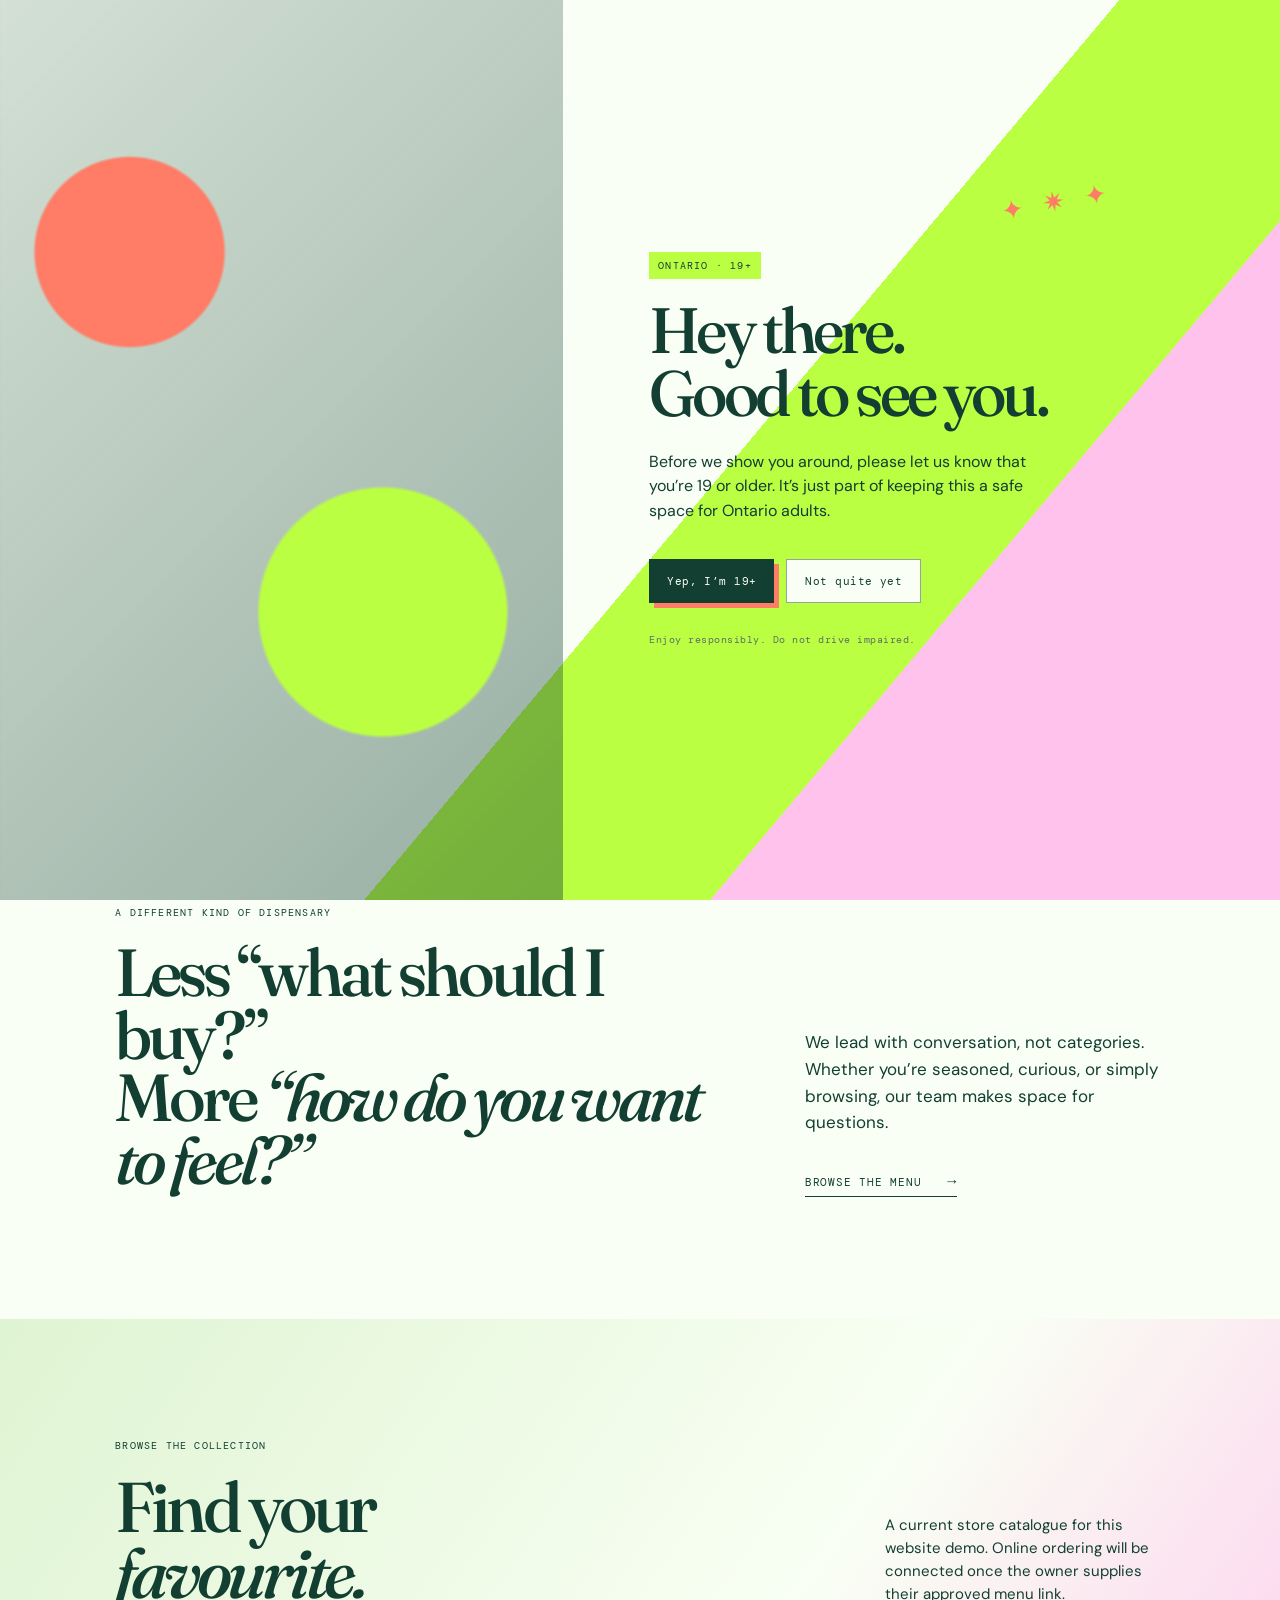
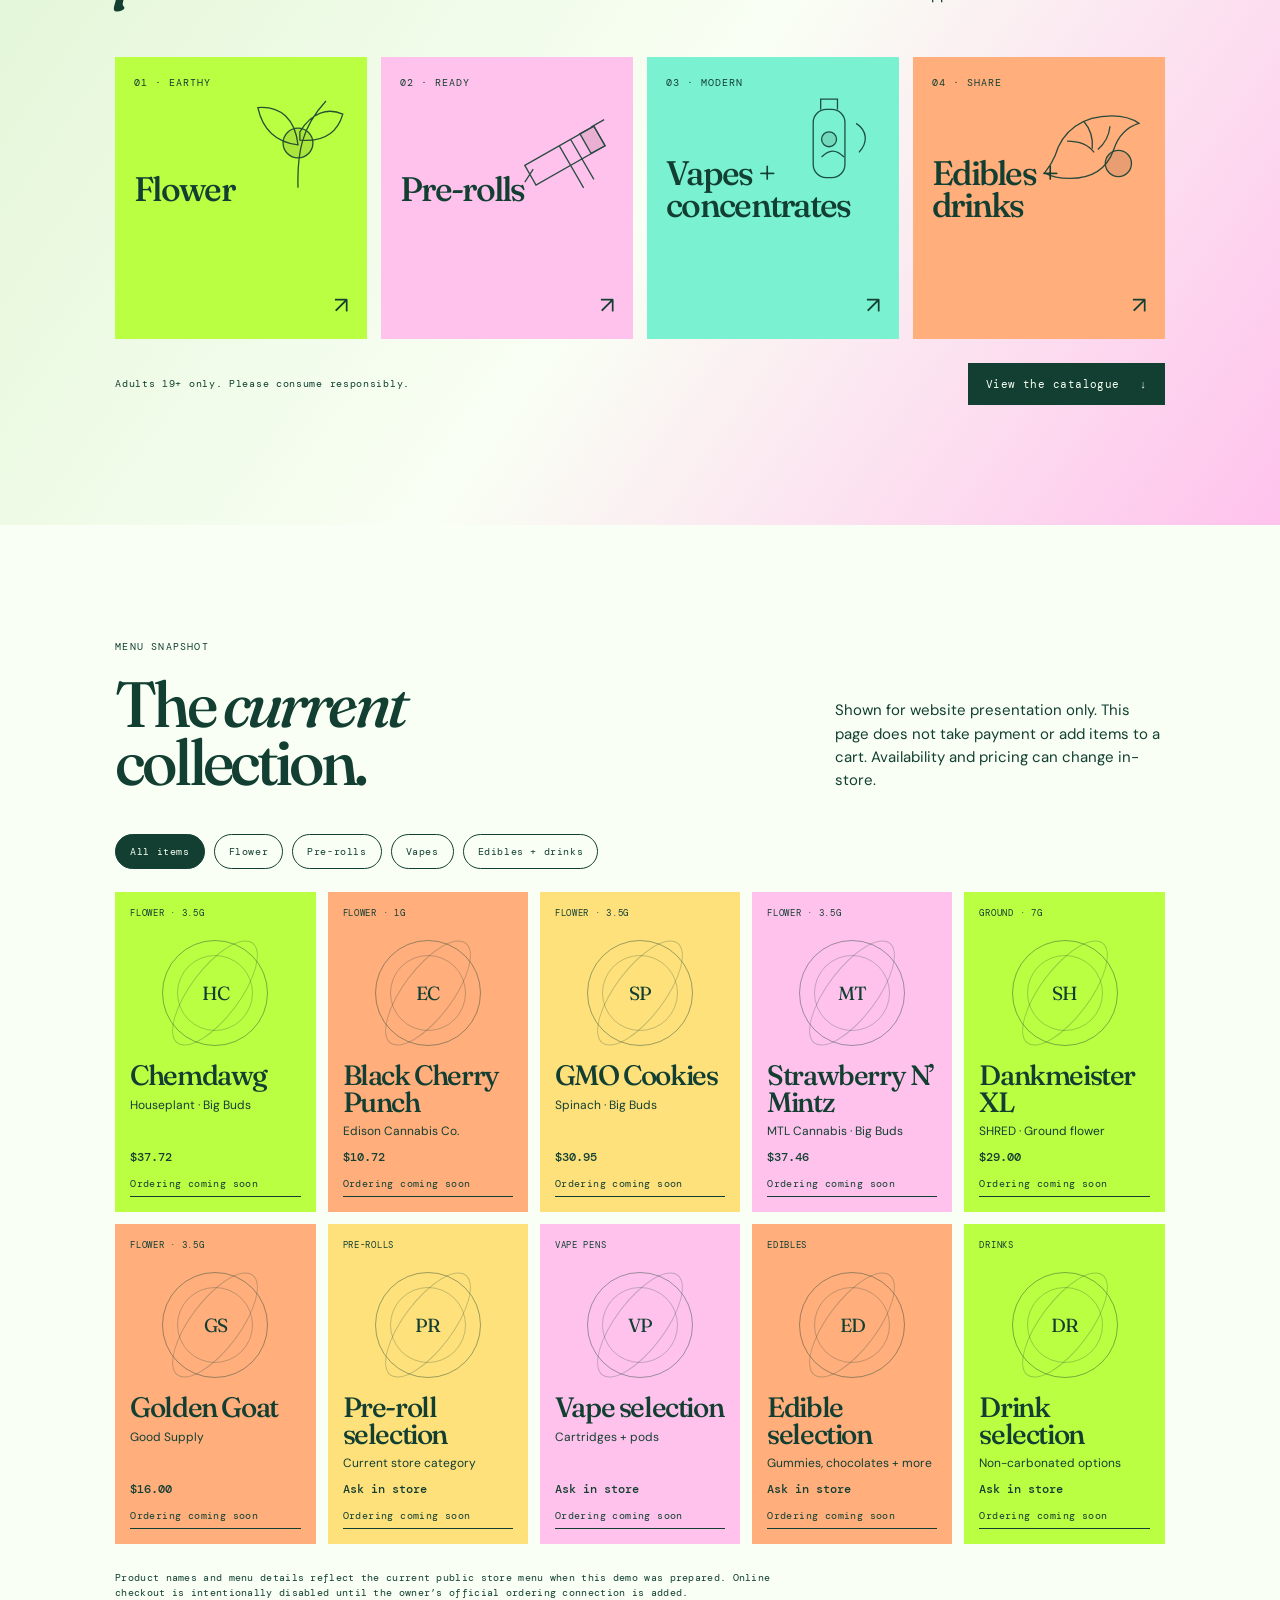
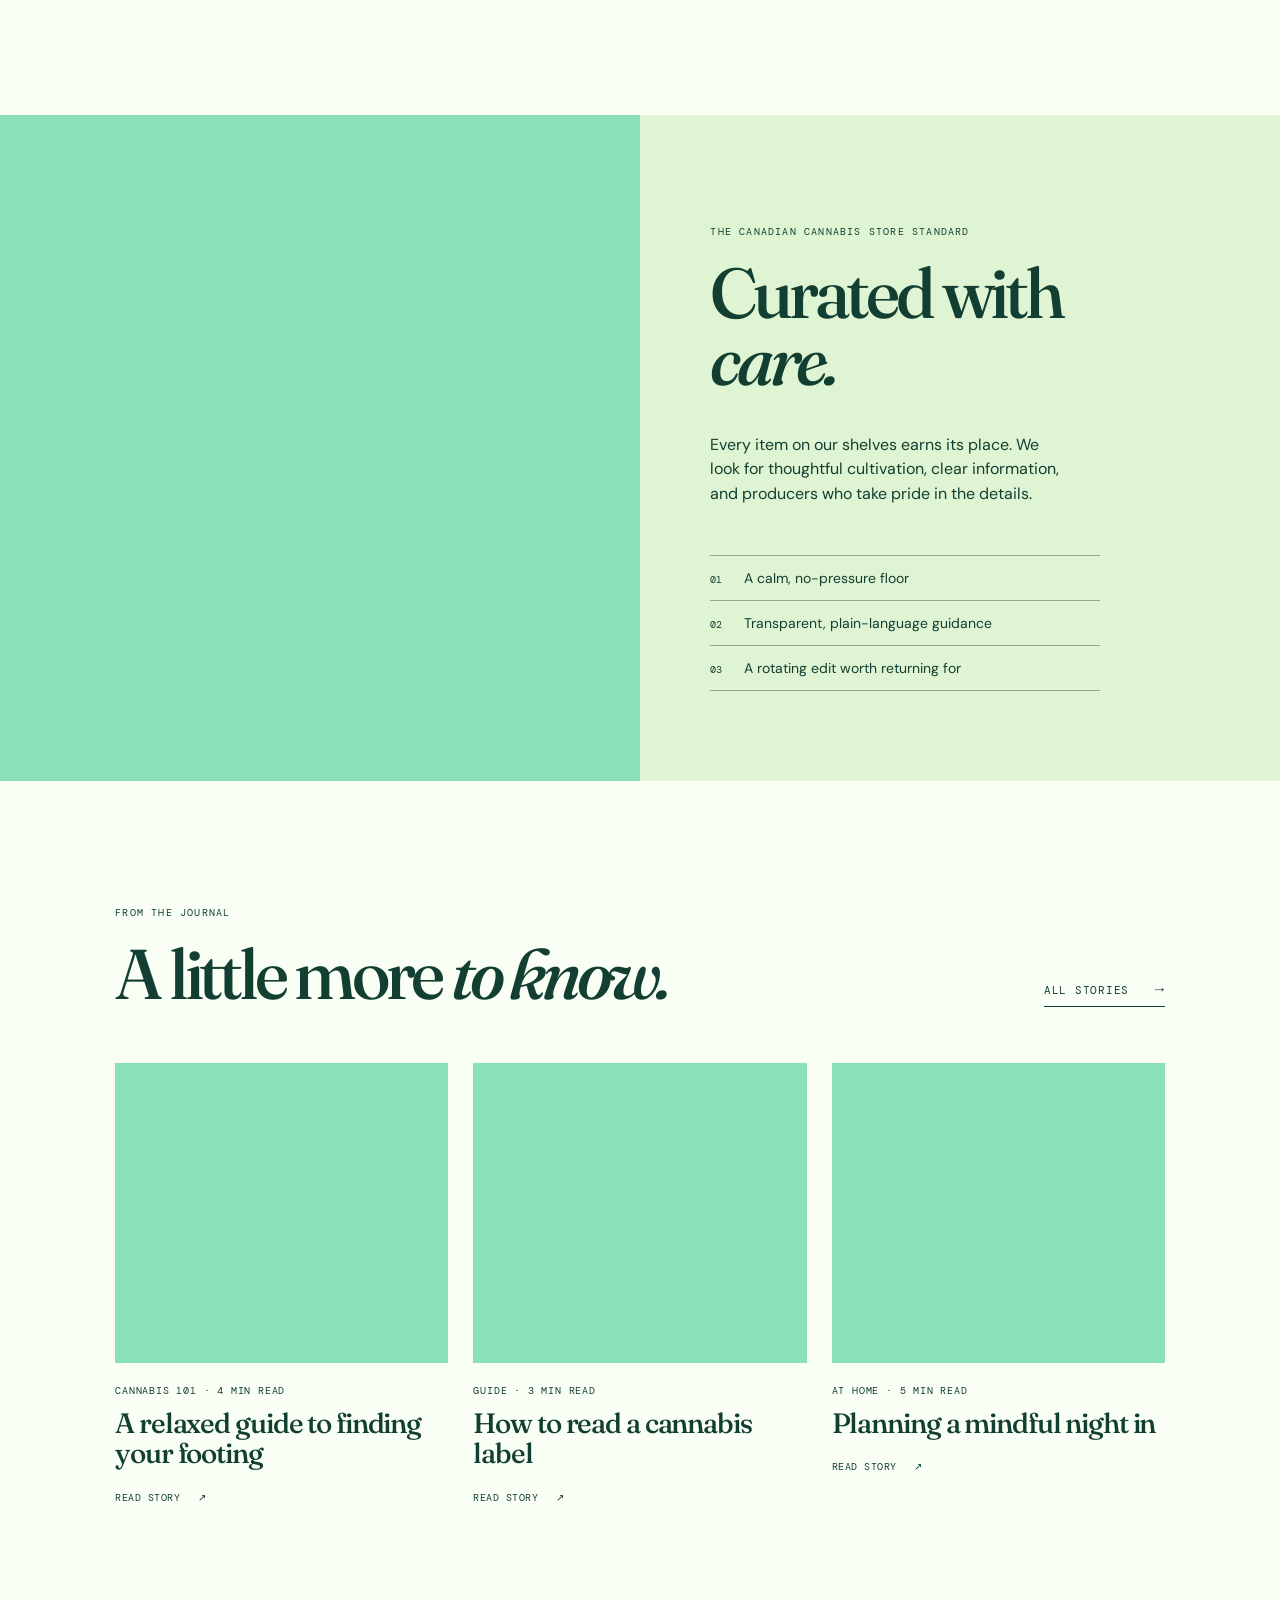
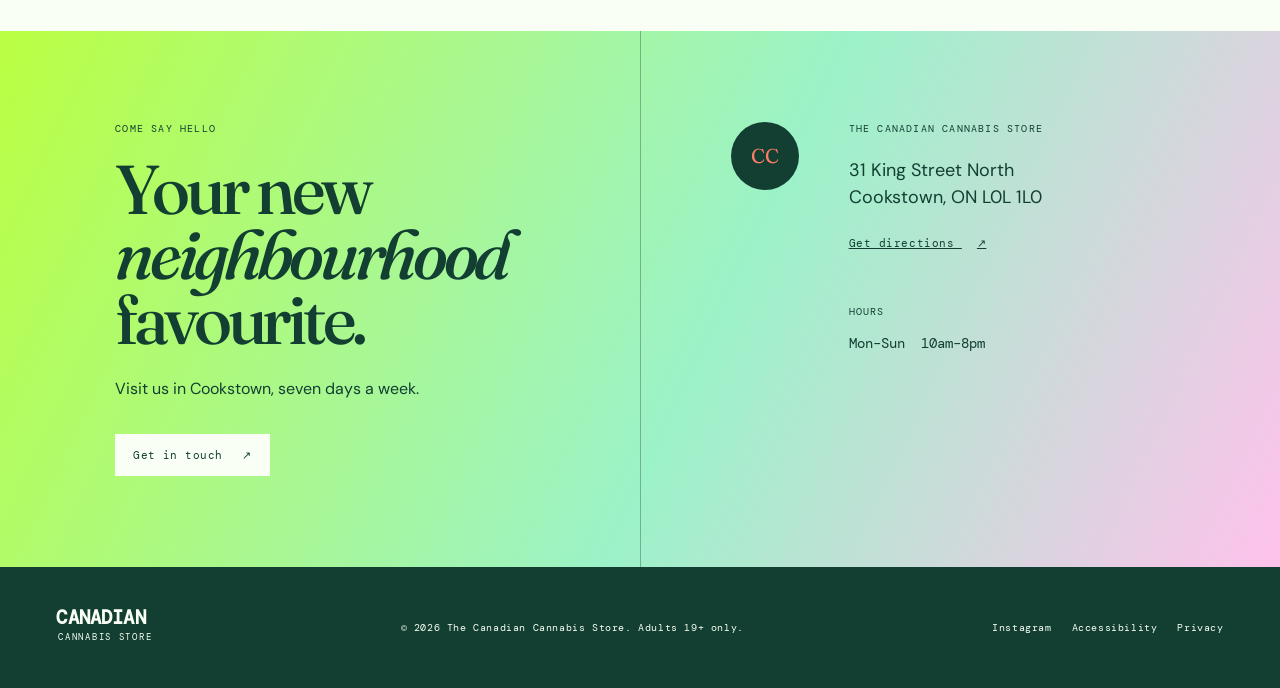
<file: index.html>
<!doctype html>
<html lang="en">
  <head>
    <meta charset="UTF-8" />
    <meta name="viewport" content="width=device-width, initial-scale=1.0" />
    <meta name="description" content="The Canadian Cannabis Store is a 19+ cannabis retail experience in Cookstown, Ontario." />
    <title>The Canadian Cannabis Store — Cookstown, Ontario</title>
    <link rel="preconnect" href="https://fonts.googleapis.com" />
    <link rel="preconnect" href="https://fonts.gstatic.com" crossorigin />
    <link href="https://fonts.googleapis.com/css2?family=DM+Mono:wght@400;500&family=DM+Sans:wght@400;500;600;700&family=Fraunces:opsz,wght@9..144,500;9..144,600&display=swap" rel="stylesheet" />
    <link rel="stylesheet" href="styles.css" />
    <style>
      :root{--ink:#3d241c;--moss:#6c4935;--cream:#f8f0df;--sand:#e5cba4;--orange:#c96145;--lime:#c59e54}.notice,footer,.moods{background:#3d241c}.button-dark{background:#3d241c}.hero-actions{display:flex;align-items:center;gap:20px}.shop-menu{padding:120px 9vw;background:#eecb97}.shop-menu-head{display:flex;justify-content:space-between;align-items:end;margin-bottom:50px}.shop-menu h2{font:500 clamp(47px,5.5vw,76px)/.94 var(--serif);letter-spacing:-.06em;margin:0}.shop-menu h2 em{font-style:italic}.shop-menu-head>p{max-width:280px;font-size:15px;line-height:1.55;margin:0}.shop-links{display:grid;grid-template-columns:repeat(4,1fr);gap:14px}.shop-links a{color:var(--ink);min-height:282px;display:flex;flex-direction:column;justify-content:space-between;text-decoration:none;padding:19px;position:relative;overflow:hidden;transition:transform .25s,box-shadow .25s}.shop-links a:hover{transform:translateY(-5px);box-shadow:0 12px 0 rgba(61,36,28,.15)}.shop-links .category-no{font:10px var(--mono);letter-spacing:.1em}.shop-links strong{font:500 34px/.95 var(--serif);letter-spacing:-.05em;max-width:160px}.shop-links i{font-style:normal;font-size:23px;align-self:flex-end}.category-art{position:absolute;right:13px;top:30px;width:112px;height:112px;opacity:.9}.cat-flower{background:#d87850}.cat-preroll{background:#d6a958}.cat-vapes{background:#b98262}.cat-edibles{background:#d99774}.category-art svg{width:100%;height:100%;fill:none;stroke:var(--ink);stroke-width:1.4}.category-art .fill{fill:rgba(61,36,28,.12)}.shop-menu-bottom{margin-top:24px;display:flex;align-items:center;justify-content:space-between}.shop-menu-bottom p{font:10px var(--mono);letter-spacing:.07em}.shop-menu-bottom .button{white-space:nowrap}@media(max-width:760px){.hero-actions{align-items:flex-start;flex-direction:column}.shop-menu{padding:80px 9vw}.shop-menu-head{display:block;margin-bottom:35px}.shop-menu-head>p{margin-top:25px}.shop-links{grid-template-columns:1fr 1fr}.shop-links a{min-height:210px}.shop-links strong{font-size:27px}.category-art{width:86px;height:86px;top:26px}.shop-menu-bottom{align-items:flex-start;gap:20px;flex-direction:column}}
      .shop-drawer{position:fixed;inset:0;z-index:30;pointer-events:none}.shop-drawer.is-open{pointer-events:auto}.drawer-backdrop{position:absolute;inset:0;background:rgba(61,36,28,.5);opacity:0;transition:opacity .25s}.drawer-panel{position:absolute;right:0;top:0;height:100%;width:min(1120px,100%);overflow-y:auto;background:#f8f0df;transform:translateX(100%);transition:transform .35s ease;padding:47px 5vw}.shop-drawer.is-open .drawer-backdrop{opacity:1}.shop-drawer.is-open .drawer-panel{transform:translateX(0)}.drawer-header{display:flex;align-items:flex-start;justify-content:space-between;border-bottom:1px solid rgba(61,36,28,.25);padding-bottom:26px}.drawer-header .eyebrow{margin-bottom:12px}.drawer-header h2{font:500 53px/.9 var(--serif);letter-spacing:-.06em;margin:0}.drawer-header h2 em{font-style:italic}.drawer-close{border:1px solid var(--ink);background:transparent;color:var(--ink);font:31px/1 var(--sans);height:42px;width:42px;border-radius:50%;cursor:pointer}.drawer-note{margin:20px 0 35px;font:10px/1.5 var(--mono);letter-spacing:.04em;color:#745848}.drawer-content{display:grid;grid-template-columns:1.5fr .8fr;gap:44px}.drawer-section-title{display:flex;align-items:baseline;justify-content:space-between;border-bottom:1px solid rgba(61,36,28,.25);padding-bottom:11px}.drawer-section-title h3{font:500 28px var(--serif);letter-spacing:-.04em;margin:0}.drawer-section-title span{font:9px var(--mono);letter-spacing:.09em}.product-grid{display:grid;grid-template-columns:repeat(2,1fr);gap:14px;margin-top:15px}.menu-product{background:#fff9ec;padding:14px}.product-pack{height:130px;display:flex;align-items:center;justify-content:center;position:relative;overflow:hidden}.product-pack:before,.product-pack:after{content:'';position:absolute;border:1px solid rgba(61,36,28,.32);border-radius:50%;height:120px;width:120px}.product-pack:after{height:78px;width:78px}.product-pack span{position:relative;z-index:1;font:11px var(--mono);letter-spacing:.08em}.terra{background:#d87850}.gold{background:#d6a958}.olive{background:#aeb068}.rose{background:#dcaa91}.menu-product p{font:9px var(--mono);letter-spacing:.06em;margin:15px 0 6px}.menu-product h4{font:500 25px/1 var(--serif);letter-spacing:-.04em;margin:0 0 14px}.menu-product>div:last-child{display:flex;align-items:center;justify-content:space-between}.menu-product strong{font-size:13px}.menu-product button{border:1px solid var(--ink);border-radius:18px;background:transparent;padding:7px 10px;color:var(--ink);font:10px var(--mono);cursor:pointer}.menu-product button span{font-size:16px;margin-left:6px}.cart-panel{background:#e7c99c;padding:21px;height:max-content;position:sticky;top:0}.cart-items{min-height:145px;padding:12px 0}.cart-items>p{font:13px/1.45 var(--sans);max-width:170px}.cart-item{display:grid;grid-template-columns:1fr auto 18px;gap:9px;padding:9px 0;border-bottom:1px solid rgba(61,36,28,.18);font-size:12px}.cart-item small{display:block;font:9px var(--mono);margin-top:4px}.cart-item button{background:transparent;border:0;color:var(--ink);font-size:18px;cursor:pointer;padding:0}.cart-total{display:flex;justify-content:space-between;border-top:1px solid var(--ink);padding:15px 0;font:13px var(--mono)}.cart-panel .button{width:100%;margin:4px 0 12px;font-size:9px}.cart-panel .button:disabled{opacity:.45;cursor:not-allowed}.cart-panel>small{font:9px/1.4 var(--mono);color:#745848;display:block}@media(max-width:760px){.drawer-panel{padding:27px 6vw}.drawer-header h2{font-size:43px}.drawer-content{grid-template-columns:1fr;gap:25px}.product-grid{grid-template-columns:1fr 1fr}.menu-product h4{font-size:21px}.cart-panel{position:static}.drawer-note{margin-bottom:24px}}
      :root{--ink:#123f32;--moss:#2e8061;--cream:#f9fff4;--sand:#dff4d2;--orange:#ff7d66;--lime:#baff42}.notice,footer,.moods{background:#123f32}.notice{background:linear-gradient(90deg,#123f32,#1a6748,#123f32)}.button-dark{background:#123f32}.header{background:#f9fff4}.hero{background:radial-gradient(circle at 15% 85%,#c8ff57 0 9%,transparent 9.2%),radial-gradient(circle at 53% 20%,#ffb9ed 0 10%,transparent 10.2%),#f9fff4}.hero-image{background-image:linear-gradient(130deg,rgba(186,255,66,.42),rgba(104,242,191,.28) 45%,rgba(255,127,218,.3)),url('https://images.unsplash.com/photo-1531058020387-3be344556be6?auto=format&fit=crop&w=1200&q=85');background-blend-mode:screen,normal}.image-tag{background:#baff42}.shop-menu{background:linear-gradient(125deg,#dff4d2 0%,#f9fff4 54%,#ffc2ec 100%)}.cat-flower{background:#baff42}.cat-preroll{background:#ffc2ec}.cat-vapes{background:#7af1d1}.cat-edibles{background:#ffae7c}.visit{background:linear-gradient(115deg,#baff42,#9cf2c9 56%,#ffc2ec)}.age-gate{background:linear-gradient(130deg,#f9fff4 0 55%,#baff42 55% 72%,#ffc2ec 72%)}.gate-art{background:radial-gradient(circle at 23% 28%,#ff7d66 0 12%,transparent 12.4%),radial-gradient(circle at 68% 68%,#baff42 0 17%,transparent 17.5%),linear-gradient(135deg,rgba(18,63,50,.16),rgba(18,63,50,.42)),url('https://images.unsplash.com/photo-1444392061186-0e23080c6128?auto=format&fit=crop&w=1000&q=85');background-position:center;background-size:cover}.hero-image,.manifesto-image,.story-image{background-color:#95db7d;background-blend-mode:soft-light;filter:saturate(.72) contrast(1.08) hue-rotate(42deg)}.gate-card{position:relative}.gate-card:after{content:'✦  ✷  ✦';position:absolute;right:11%;top:8%;color:#ff7d66;font:27px var(--serif);letter-spacing:.25em;transform:rotate(-10deg)}.gate-card .eyebrow{display:inline-block;background:#baff42;padding:7px 9px;margin-bottom:20px}.gate-actions .button-dark{box-shadow:5px 5px 0 #ff7d66}.gate-actions .button-quiet{background:#f9fff4}@media(max-width:760px){.age-gate{background:#f9fff4}.gate-card:after{right:4%;top:5%}.hero{background:radial-gradient(circle at 90% 4%,#ffc2ec 0 10%,transparent 10.3%),#f9fff4}}
      .story-two{background-image:url('https://images.unsplash.com/photo-1497250681960-ef046c08a56e?auto=format&fit=crop&w=900&q=80')!important}
    </style>
  </head>
  <body>
    <div class="age-gate" id="ageGate" role="dialog" aria-modal="true" aria-labelledby="gateTitle">
      <div class="gate-art"></div>
      <div class="gate-card">
        <span class="eyebrow">ONTARIO · 19+</span>
        <h1 id="gateTitle">Hey there.<br />Good to see you.</h1>
        <p>Before we show you around, please let us know that you’re 19 or older. It’s just part of keeping this a safe space for Ontario adults.</p>
        <div class="gate-actions">
          <button class="button button-dark" id="confirmAge">Yep, I’m 19+</button>
          <a class="button button-quiet" href="https://www.google.com">Not quite yet</a>
        </div>
        <small>Enjoy responsibly. Do not drive impaired.</small>
      </div>
    </div>

    <div class="site-shell" id="siteShell">
      <div class="notice">A considered cannabis experience for Ontario adults 19+ <span>·</span> Please consume responsibly.</div>
      <header class="header">
        <a class="brand" href="#top" aria-label="The Canadian Cannabis Store home">CANADIAN<span>CANNABIS STORE</span></a>
        <button class="menu-toggle" aria-label="Open menu" aria-expanded="false"><i></i><i></i></button>
        <nav class="nav" aria-label="Main navigation">
          <a href="#catalogue">Shop menu</a>
          <a href="#discover">Discover</a>
          <a href="#shop">Browse categories</a>
          <a href="#journal">The journal</a>
          <a href="#catalogue" class="nav-visit">Shop now <span>↓</span></a>
        </nav>
      </header>

      <main id="top">
        <section class="hero">
          <div class="hero-copy">
            <p class="eyebrow">COOKSTOWN · ONTARIO</p>
            <h1>Find your<br /><em>good mood.</em></h1>
            <p class="hero-intro">A bright, friendly place to discover cannabis—without the noise, pressure, or pretense.</p>
            <div class="hero-actions">
              <a href="#catalogue" class="button button-dark">Shop the menu <span>↓</span></a>
              <a href="#visit" class="text-link">Plan your visit <span>↓</span></a>
            </div>
          </div>
          <div class="hero-image-wrap">
            <div class="hero-image" role="img" aria-label="A quiet, sunlit shop interior with botanical details"></div>
          </div>
        </section>

        <section class="intro" id="discover">
          <p class="eyebrow">A DIFFERENT KIND OF DISPENSARY</p>
          <div class="intro-grid">
            <h2>Less “what should I buy?”<br />More <em>“how do you want<br />to feel?”</em></h2>
            <div class="intro-side">
              <p>We lead with conversation, not categories. Whether you’re seasoned, curious, or simply browsing, our team makes space for questions.</p>
              <a class="text-link" href="#shop">Browse the menu <span>→</span></a>
            </div>
          </div>
        </section>

        <section class="shop-menu" id="shop" aria-labelledby="shopMenuHeading">
          <div class="shop-menu-head"><div><p class="eyebrow">BROWSE THE COLLECTION</p><h2 id="shopMenuHeading">Find your<br /><em>favourite.</em></h2></div><p>A current store catalogue for this website demo. Online ordering will be connected once the owner supplies their approved menu link.</p></div>
          <div class="shop-links">
            <a class="cat-flower" href="#" data-order-link><span class="category-no">01 · EARTHY</span><span class="category-art"><svg viewBox="0 0 120 120" aria-hidden="true"><path d="M60 108C59 70 64 43 90 15M60 62C36 59 22 45 17 22c25-2 40 13 43 40ZM62 48C75 27 92 22 108 29c-6 21-22 30-46 28Z"/><circle class="fill" cx="60" cy="60" r="16"/></svg></span><strong>Flower</strong><i>↗</i></a>
            <a class="cat-preroll" href="#" data-order-link><span class="category-no">02 · READY</span><span class="category-art"><svg viewBox="0 0 120 120" aria-hidden="true"><path d="m18 84 74-42 12 21-74 42zM89 43l14-8M27 88l-9 14M55 63l26 45M67 56l25 43"/><path class="fill" d="m92 42 12 21-15 8-12-21z"/></svg></span><strong>Pre-rolls</strong><i>↗</i></a>
            <a class="cat-vapes" href="#" data-order-link><span class="category-no">03 · MODERN</span><span class="category-art"><svg viewBox="0 0 120 120" aria-hidden="true"><rect x="42" y="24" width="34" height="73" rx="14"/><path d="M50 24V13h18v11M51 75c8-8 15-9 24 0M88 39c12 8 13 20 3 31"/><circle class="fill" cx="59" cy="56" r="8"/></svg></span><strong>Vapes +<br/>concentrates</strong><i>↗</i></a>
            <a class="cat-edibles" href="#" data-order-link><span class="category-no">04 · SHARE</span><span class="category-art"><svg viewBox="0 0 120 120" aria-hidden="true"><path d="M16 74c8-28 30-43 61-43 13 0 22 3 29 8-13 4-22 13-27 28-7 20-22 31-47 31-11 0-20-2-27-6 4-5 8-11 11-18Z"/><path d="M29 58c14 0 23 4 29 12M47 37c7 8 10 17 9 29M75 42c-1 10-5 18-13 25"/><circle class="fill" cx="84" cy="82" r="14"/></svg></span><strong>Edibles +<br/>drinks</strong><i>↗</i></a>
          </div>
          <div class="shop-menu-bottom"><p>Adults 19+ only. Please consume responsibly.</p><a href="#catalogue" class="button button-dark">View the catalogue <span>↓</span></a></div>
        </section>

        <section class="catalogue" id="catalogue" aria-labelledby="catalogueHeading">
          <div class="catalogue-heading"><div><p class="eyebrow">MENU SNAPSHOT</p><h2 id="catalogueHeading">The <em>current</em><br />collection.</h2></div><p>Shown for website presentation only. This page does not take payment or add items to a cart. Availability and pricing can change in-store.</p></div>
          <div class="catalogue-tabs" aria-label="Filter products"><button class="is-active" data-filter="all">All items</button><button data-filter="flower">Flower</button><button data-filter="preroll">Pre-rolls</button><button data-filter="vape">Vapes</button><button data-filter="edible">Edibles + drinks</button></div>
          <div class="catalogue-grid">
            <article class="catalogue-card mint" data-category="flower"><span>FLOWER · 3.5G</span><div class="product-mark">HC</div><h3>Chemdawg</h3><p>Houseplant · Big Buds</p><strong>$37.72</strong><button data-order-link>Ordering coming soon</button></article>
            <article class="catalogue-card coral" data-category="flower"><span>FLOWER · 1G</span><div class="product-mark">EC</div><h3>Black Cherry Punch</h3><p>Edison Cannabis Co.</p><strong>$10.72</strong><button data-order-link>Ordering coming soon</button></article>
            <article class="catalogue-card yellow" data-category="flower"><span>FLOWER · 3.5G</span><div class="product-mark">SP</div><h3>GMO Cookies</h3><p>Spinach · Big Buds</p><strong>$30.95</strong><button data-order-link>Ordering coming soon</button></article>
            <article class="catalogue-card lilac" data-category="flower"><span>FLOWER · 3.5G</span><div class="product-mark">MT</div><h3>Strawberry N’ Mintz</h3><p>MTL Cannabis · Big Buds</p><strong>$37.46</strong><button data-order-link>Ordering coming soon</button></article>
            <article class="catalogue-card mint" data-category="flower"><span>GROUND · 7G</span><div class="product-mark">SH</div><h3>Dankmeister XL</h3><p>SHRED · Ground flower</p><strong>$29.00</strong><button data-order-link>Ordering coming soon</button></article>
            <article class="catalogue-card coral" data-category="flower"><span>FLOWER · 3.5G</span><div class="product-mark">GS</div><h3>Golden Goat</h3><p>Good Supply</p><strong>$16.00</strong><button data-order-link>Ordering coming soon</button></article>
            <article class="catalogue-card yellow" data-category="preroll"><span>PRE-ROLLS</span><div class="product-mark">PR</div><h3>Pre-roll selection</h3><p>Current store category</p><strong>Ask in store</strong><button data-order-link>Ordering coming soon</button></article>
            <article class="catalogue-card lilac" data-category="vape"><span>VAPE PENS</span><div class="product-mark">VP</div><h3>Vape selection</h3><p>Cartridges + pods</p><strong>Ask in store</strong><button data-order-link>Ordering coming soon</button></article>
            <article class="catalogue-card coral" data-category="edible"><span>EDIBLES</span><div class="product-mark">ED</div><h3>Edible selection</h3><p>Gummies, chocolates + more</p><strong>Ask in store</strong><button data-order-link>Ordering coming soon</button></article>
            <article class="catalogue-card mint" data-category="edible"><span>DRINKS</span><div class="product-mark">DR</div><h3>Drink selection</h3><p>Non-carbonated options</p><strong>Ask in store</strong><button data-order-link>Ordering coming soon</button></article>
          </div>
          <p class="catalogue-footnote">Product names and menu details reflect the current public store menu when this demo was prepared. Online checkout is intentionally disabled until the owner’s official ordering connection is added.</p>
        </section>

        <section class="manifesto">
          <div class="manifesto-image" role="img" aria-label="Close up of a juniper branch"></div>
          <div class="manifesto-copy">
            <p class="eyebrow">THE CANADIAN CANNABIS STORE STANDARD</p>
            <h2>Curated with<br /><em>care.</em></h2>
            <p>Every item on our shelves earns its place. We look for thoughtful cultivation, clear information, and producers who take pride in the details.</p>
            <ul>
              <li><span>01</span> A calm, no-pressure floor</li>
              <li><span>02</span> Transparent, plain-language guidance</li>
              <li><span>03</span> A rotating edit worth returning for</li>
            </ul>
          </div>
        </section>

        <section class="journal" id="journal">
          <div class="journal-top"><div><p class="eyebrow">FROM THE JOURNAL</p><h2>A little more <em>to know.</em></h2></div><a class="text-link" href="#visit">All stories <span>→</span></a></div>
          <div class="story-grid">
            <article><div class="story-image story-one"></div><p class="story-meta">CANNABIS 101 · 4 MIN READ</p><h3>A relaxed guide to finding your footing</h3><a href="blog-cannabis-101.html" aria-label="Read Cannabis 101">Read story <span>↗</span></a></article>
            <article><div class="story-image story-two"></div><p class="story-meta">GUIDE · 3 MIN READ</p><h3>How to read a cannabis label</h3><a href="blog-reading-labels.html" aria-label="Read How to read a cannabis label">Read story <span>↗</span></a></article>
            <article><div class="story-image story-three"></div><p class="story-meta">AT HOME · 5 MIN READ</p><h3>Planning a mindful night in</h3><a href="blog-mindful-night.html" aria-label="Read Planning a mindful night in">Read story <span>↗</span></a></article>
          </div>
        </section>

        <section class="visit" id="visit">
          <div class="visit-copy"><p class="eyebrow">COME SAY HELLO</p><h2>Your new<br /><em>neighbourhood</em><br />favourite.</h2><p>Visit us in Cookstown, seven days a week.</p><a class="button button-light" href="mailto:info@thecanadiancannabisstore.org">Get in touch <span>↗</span></a></div>
          <div class="visit-detail"><div class="location-mark">CC</div><div><p class="eyebrow">THE CANADIAN CANNABIS STORE</p><address>31 King Street North<br />Cookstown, ON L0L 1L0</address><a class="direction-link" href="https://maps.google.com/?q=31+King+Street+North+Cookstown+ON">Get directions <span>↗</span></a></div><div class="hours"><p class="eyebrow">HOURS</p><p>Mon–Sun&nbsp;&nbsp;10am–8pm</p></div></div>
        </section>
      </main>
      <footer><a class="brand" href="#top">CANADIAN<span>CANNABIS STORE</span></a><p>© 2026 The Canadian Cannabis Store. Adults 19+ only.</p><div><a href="#top">Instagram</a><a href="#top">Accessibility</a><a href="#top">Privacy</a></div></footer>
    </div>
    <div class="order-notice" id="orderNotice" role="dialog" aria-modal="true" aria-labelledby="orderNoticeTitle" hidden>
      <div class="order-notice-card"><p class="eyebrow">ONLINE ORDERING</p><h2 id="orderNoticeTitle">Almost there.</h2><p id="orderNoticeMessage"></p><button class="button button-dark" id="orderNoticeClose">Got it</button></div>
    </div>
    <script src="config.js"></script>
    <script src="script.js"></script>
  </body>
</html>
</file>
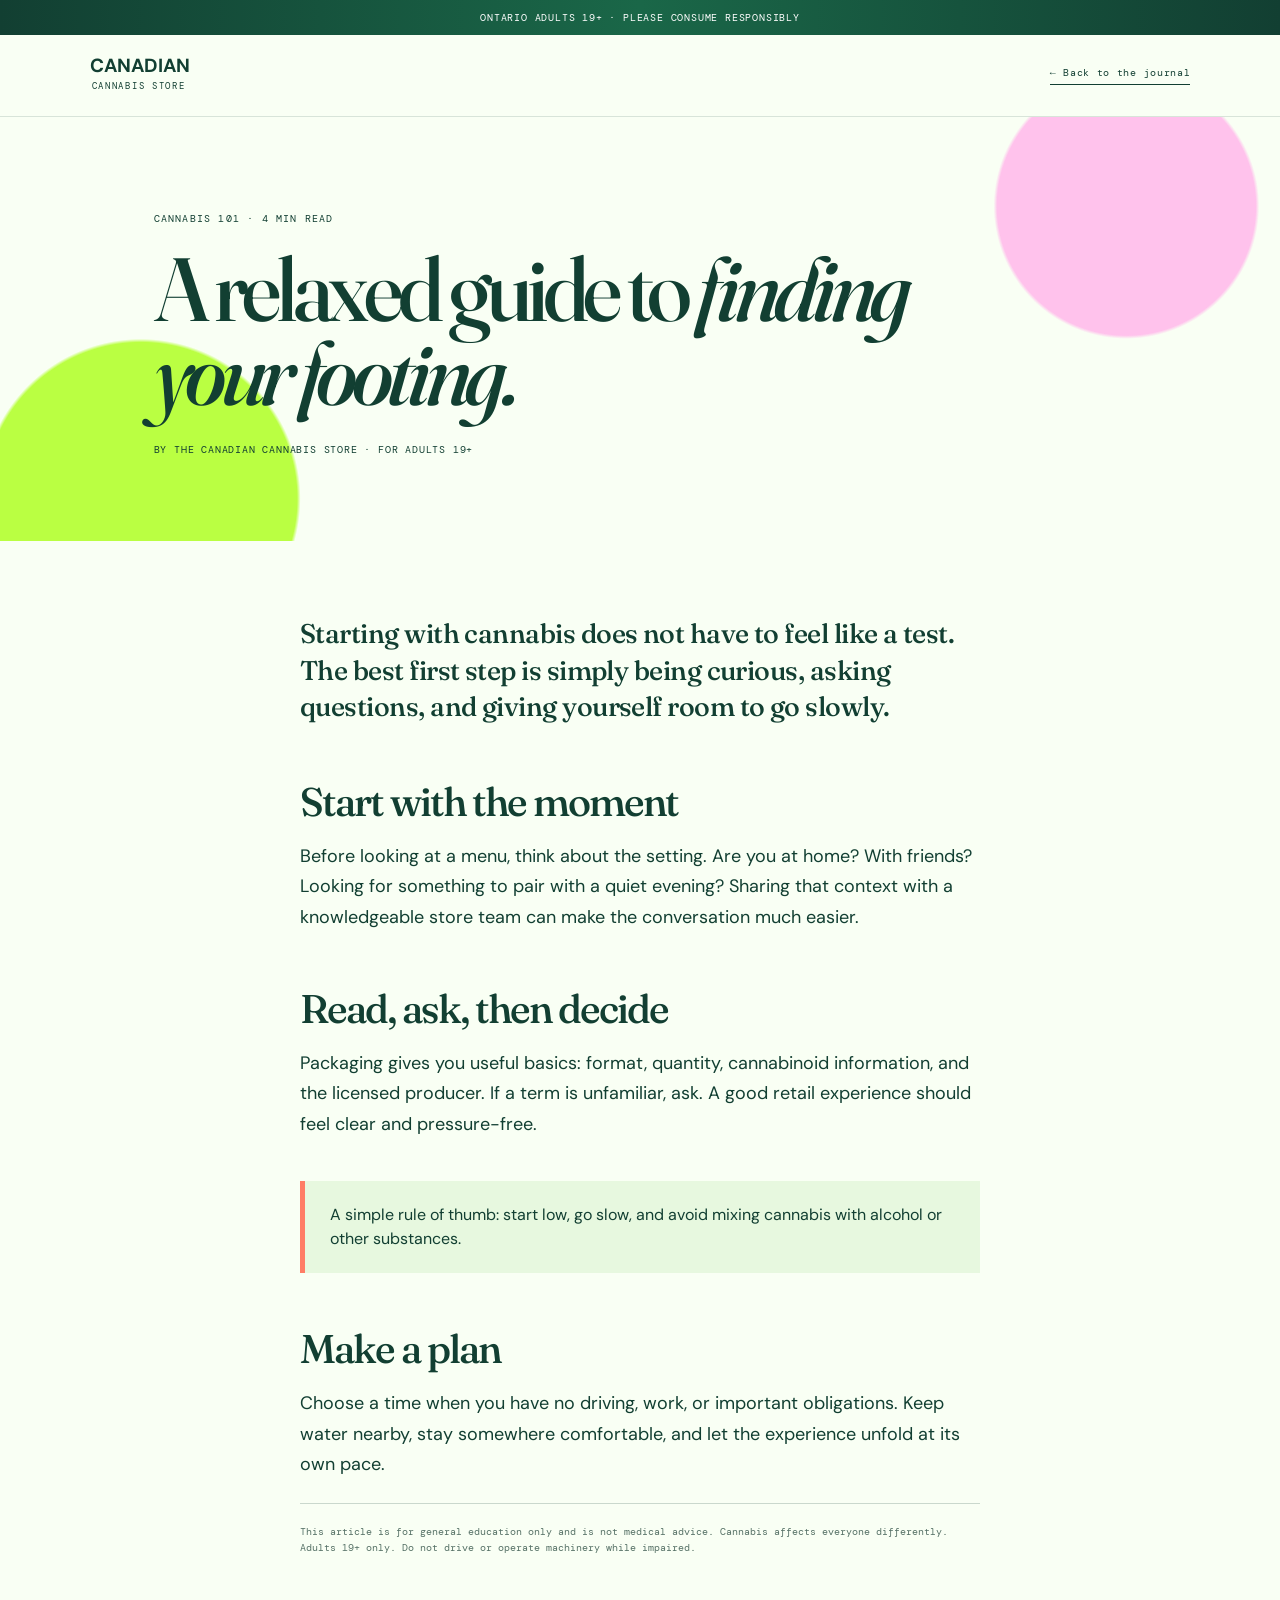
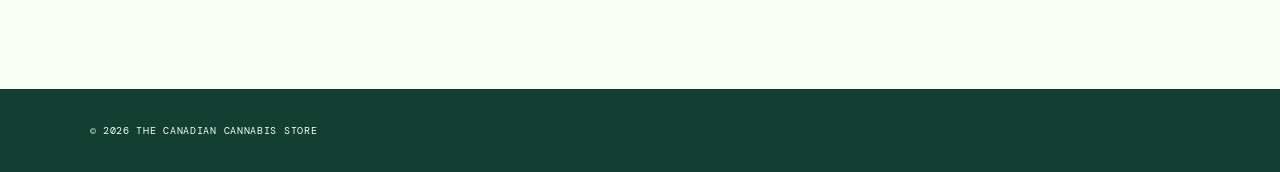
<file: blog-cannabis-101.html>
<!doctype html><html lang="en"><head><meta charset="UTF-8"><meta name="viewport" content="width=device-width,initial-scale=1.0"><title>Cannabis 101 | The Canadian Cannabis Store</title><link rel="preconnect" href="https://fonts.googleapis.com"><link rel="preconnect" href="https://fonts.gstatic.com" crossorigin><link href="https://fonts.googleapis.com/css2?family=DM+Mono:wght@400;500&family=DM+Sans:wght@400;500;600;700&family=Fraunces:opsz,wght@9..144,500;9..144,600&display=swap" rel="stylesheet"><link rel="stylesheet" href="article.css"></head><body><div class="notice">ONTARIO ADULTS 19+ · PLEASE CONSUME RESPONSIBLY</div><header class="header"><a class="brand" href="index.html">CANADIAN<span>CANNABIS STORE</span></a><a class="back" href="index.html#journal">← Back to the journal</a></header><main><section class="article-hero"><p class="kicker">CANNABIS 101 · 4 MIN READ</p><h1>A relaxed guide to <em>finding your footing.</em></h1><p class="meta">BY THE CANADIAN CANNABIS STORE · FOR ADULTS 19+</p></section><article class="article"><p class="lead">Starting with cannabis does not have to feel like a test. The best first step is simply being curious, asking questions, and giving yourself room to go slowly.</p><h2>Start with the moment</h2><p>Before looking at a menu, think about the setting. Are you at home? With friends? Looking for something to pair with a quiet evening? Sharing that context with a knowledgeable store team can make the conversation much easier.</p><h2>Read, ask, then decide</h2><p>Packaging gives you useful basics: format, quantity, cannabinoid information, and the licensed producer. If a term is unfamiliar, ask. A good retail experience should feel clear and pressure-free.</p><div class="callout">A simple rule of thumb: start low, go slow, and avoid mixing cannabis with alcohol or other substances.</div><h2>Make a plan</h2><p>Choose a time when you have no driving, work, or important obligations. Keep water nearby, stay somewhere comfortable, and let the experience unfold at its own pace.</p><p class="disclaimer">This article is for general education only and is not medical advice. Cannabis affects everyone differently. Adults 19+ only. Do not drive or operate machinery while impaired.</p></article></main><footer>© 2026 THE CANADIAN CANNABIS STORE</footer></body></html>
</file>
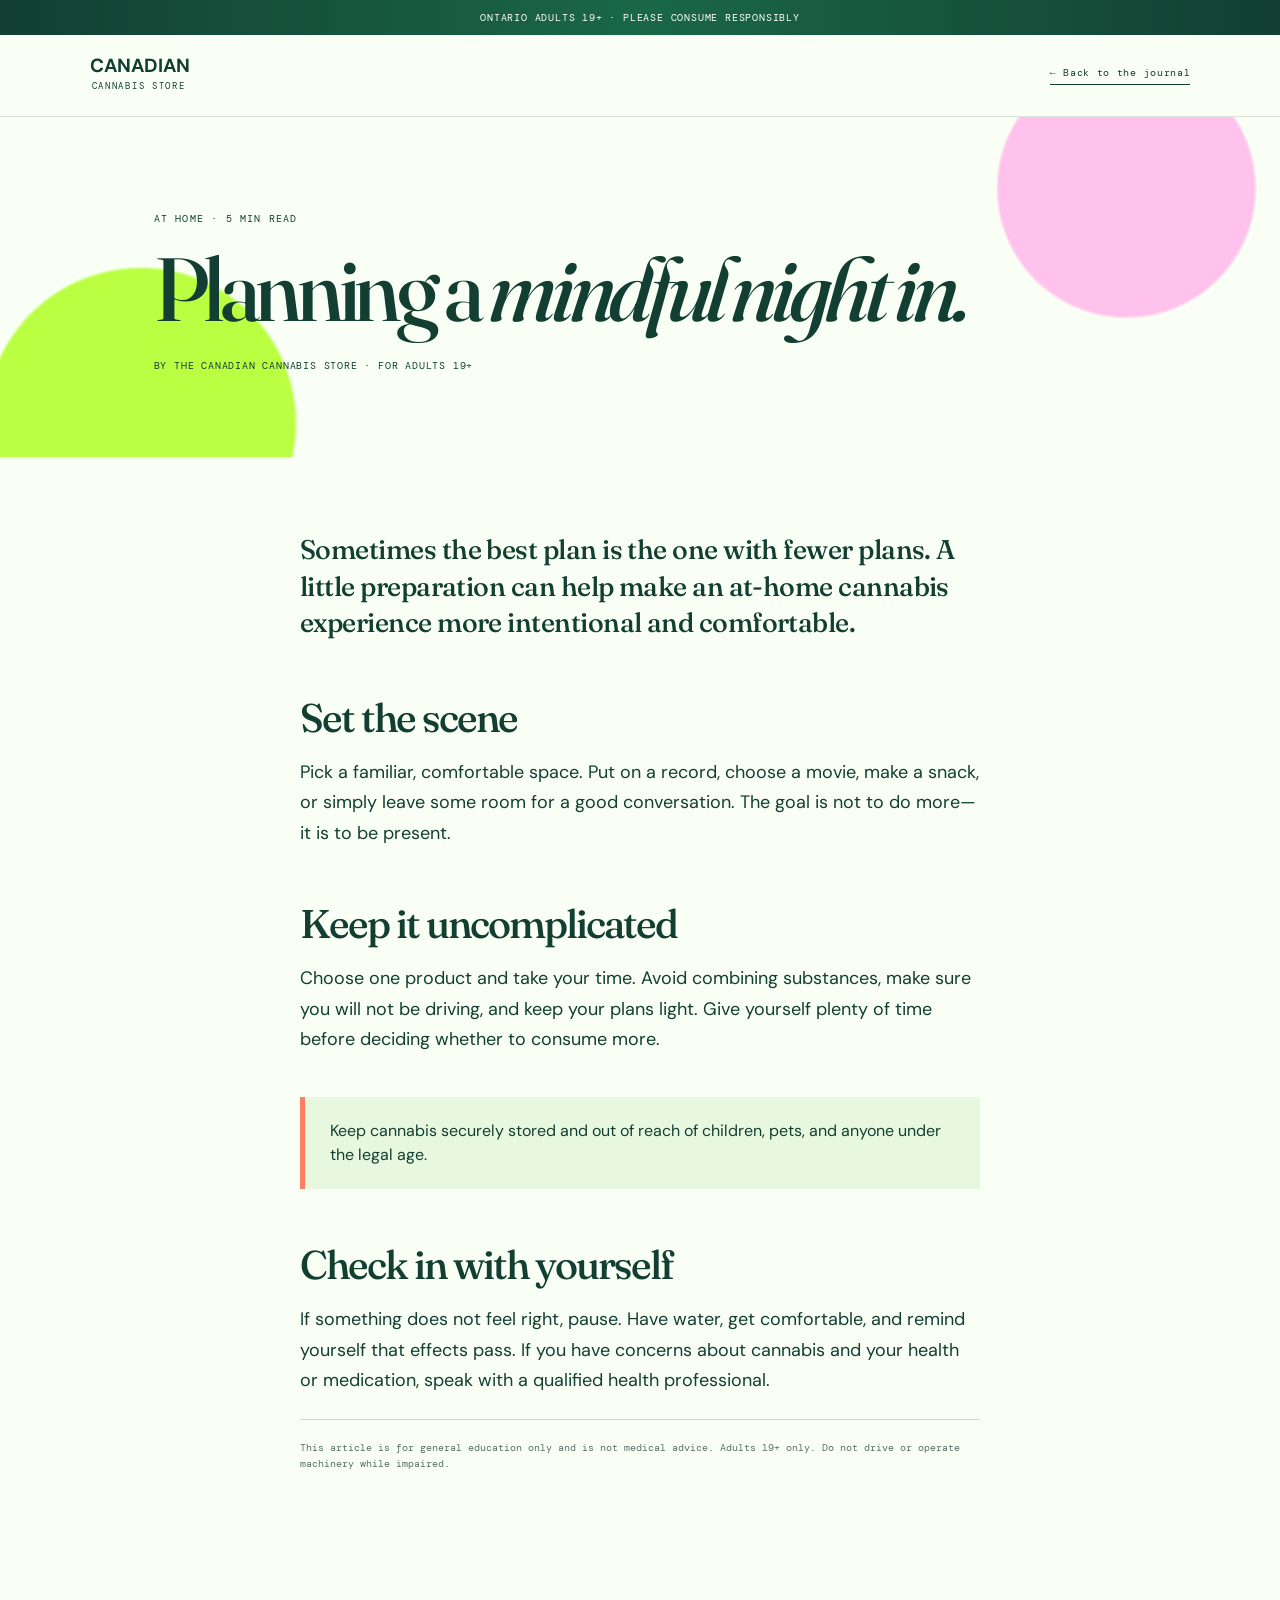
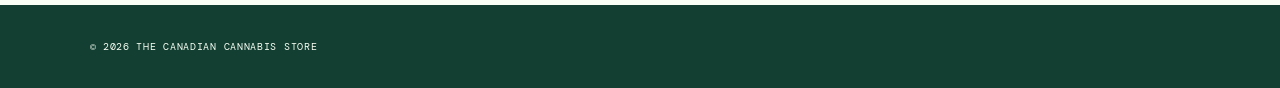
<file: blog-mindful-night.html>
<!doctype html><html lang="en"><head><meta charset="UTF-8"><meta name="viewport" content="width=device-width,initial-scale=1.0"><title>A Mindful Night In | The Canadian Cannabis Store</title><link rel="preconnect" href="https://fonts.googleapis.com"><link rel="preconnect" href="https://fonts.gstatic.com" crossorigin><link href="https://fonts.googleapis.com/css2?family=DM+Mono:wght@400;500&family=DM+Sans:wght@400;500;600;700&family=Fraunces:opsz,wght@9..144,500;9..144,600&display=swap" rel="stylesheet"><link rel="stylesheet" href="article.css"></head><body><div class="notice">ONTARIO ADULTS 19+ · PLEASE CONSUME RESPONSIBLY</div><header class="header"><a class="brand" href="index.html">CANADIAN<span>CANNABIS STORE</span></a><a class="back" href="index.html#journal">← Back to the journal</a></header><main><section class="article-hero"><p class="kicker">AT HOME · 5 MIN READ</p><h1>Planning a <em>mindful night in.</em></h1><p class="meta">BY THE CANADIAN CANNABIS STORE · FOR ADULTS 19+</p></section><article class="article"><p class="lead">Sometimes the best plan is the one with fewer plans. A little preparation can help make an at-home cannabis experience more intentional and comfortable.</p><h2>Set the scene</h2><p>Pick a familiar, comfortable space. Put on a record, choose a movie, make a snack, or simply leave some room for a good conversation. The goal is not to do more—it is to be present.</p><h2>Keep it uncomplicated</h2><p>Choose one product and take your time. Avoid combining substances, make sure you will not be driving, and keep your plans light. Give yourself plenty of time before deciding whether to consume more.</p><div class="callout">Keep cannabis securely stored and out of reach of children, pets, and anyone under the legal age.</div><h2>Check in with yourself</h2><p>If something does not feel right, pause. Have water, get comfortable, and remind yourself that effects pass. If you have concerns about cannabis and your health or medication, speak with a qualified health professional.</p><p class="disclaimer">This article is for general education only and is not medical advice. Adults 19+ only. Do not drive or operate machinery while impaired.</p></article></main><footer>© 2026 THE CANADIAN CANNABIS STORE</footer></body></html>
</file>
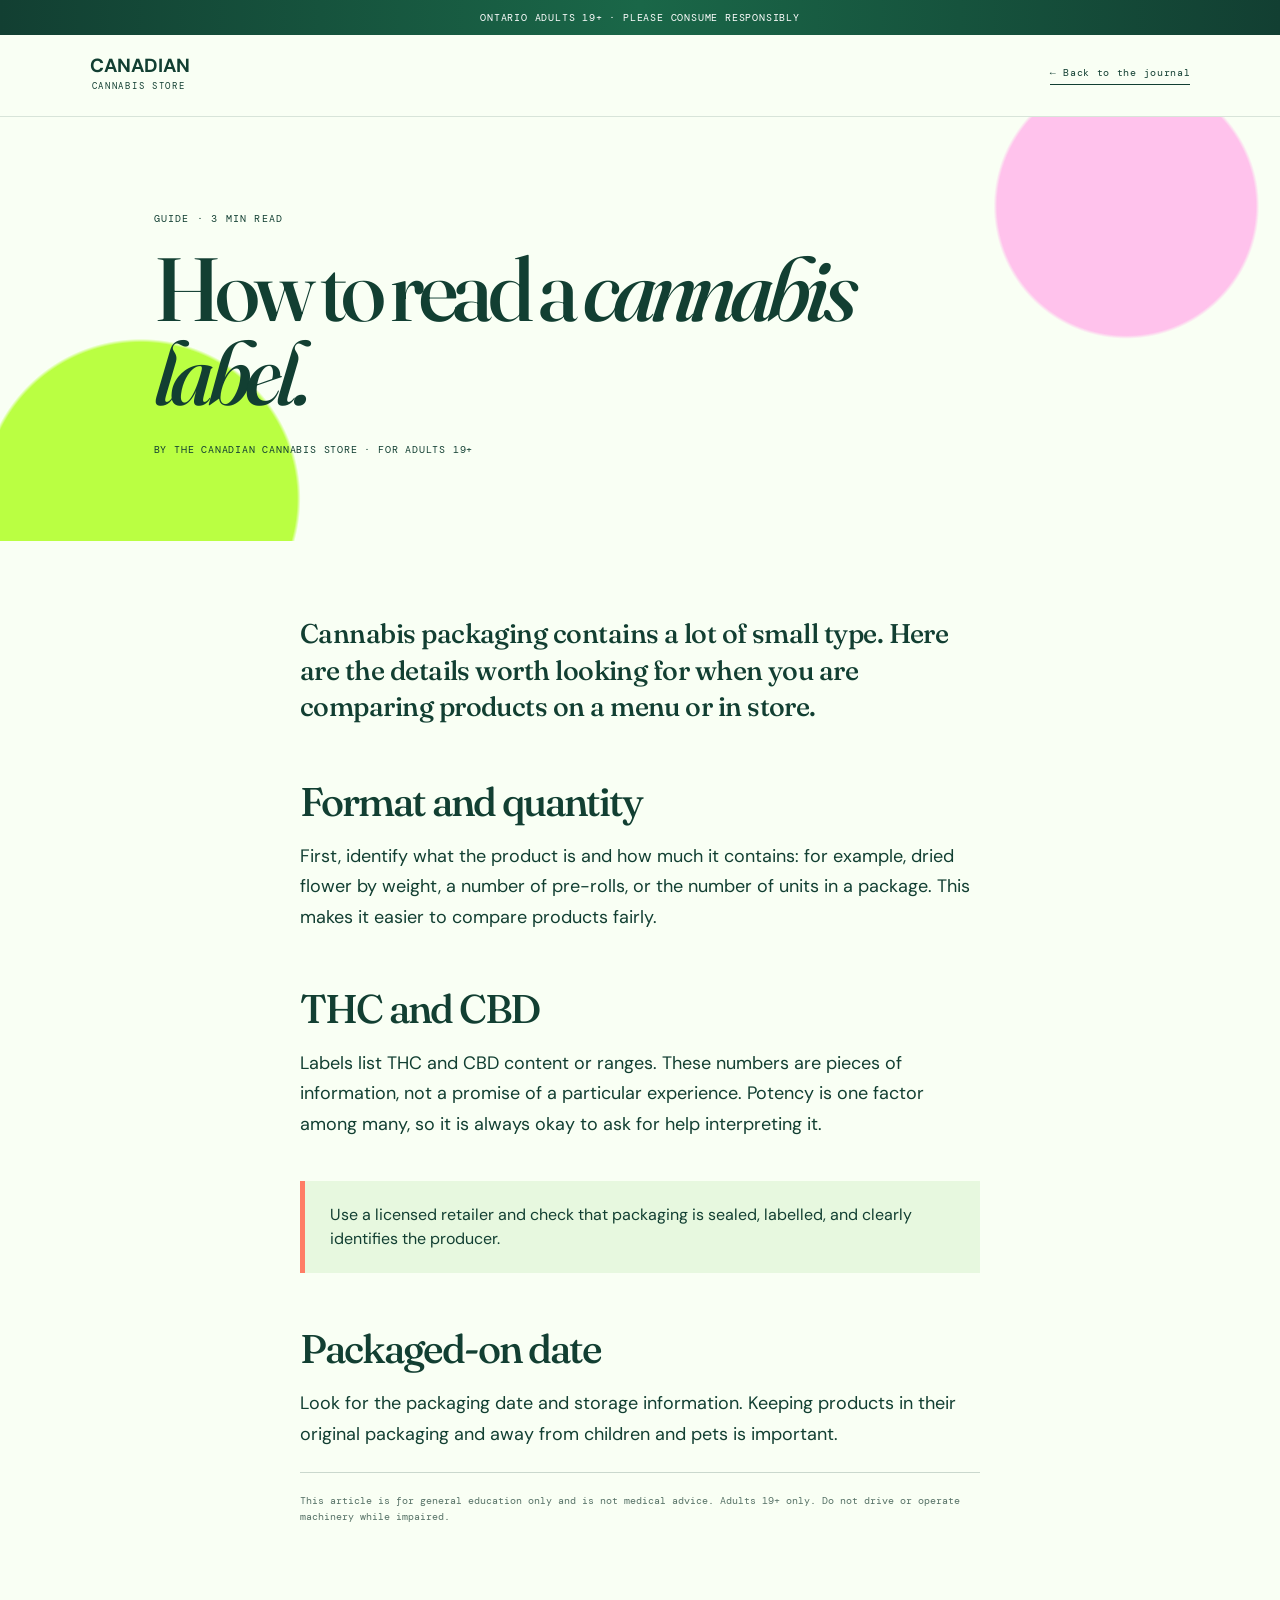
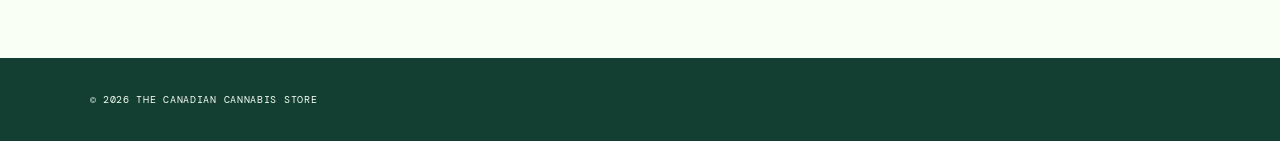
<file: blog-reading-labels.html>
<!doctype html><html lang="en"><head><meta charset="UTF-8"><meta name="viewport" content="width=device-width,initial-scale=1.0"><title>Reading Cannabis Labels | The Canadian Cannabis Store</title><link rel="preconnect" href="https://fonts.googleapis.com"><link rel="preconnect" href="https://fonts.gstatic.com" crossorigin><link href="https://fonts.googleapis.com/css2?family=DM+Mono:wght@400;500&family=DM+Sans:wght@400;500;600;700&family=Fraunces:opsz,wght@9..144,500;9..144,600&display=swap" rel="stylesheet"><link rel="stylesheet" href="article.css"></head><body><div class="notice">ONTARIO ADULTS 19+ · PLEASE CONSUME RESPONSIBLY</div><header class="header"><a class="brand" href="index.html">CANADIAN<span>CANNABIS STORE</span></a><a class="back" href="index.html#journal">← Back to the journal</a></header><main><section class="article-hero"><p class="kicker">GUIDE · 3 MIN READ</p><h1>How to read a <em>cannabis label.</em></h1><p class="meta">BY THE CANADIAN CANNABIS STORE · FOR ADULTS 19+</p></section><article class="article"><p class="lead">Cannabis packaging contains a lot of small type. Here are the details worth looking for when you are comparing products on a menu or in store.</p><h2>Format and quantity</h2><p>First, identify what the product is and how much it contains: for example, dried flower by weight, a number of pre-rolls, or the number of units in a package. This makes it easier to compare products fairly.</p><h2>THC and CBD</h2><p>Labels list THC and CBD content or ranges. These numbers are pieces of information, not a promise of a particular experience. Potency is one factor among many, so it is always okay to ask for help interpreting it.</p><div class="callout">Use a licensed retailer and check that packaging is sealed, labelled, and clearly identifies the producer.</div><h2>Packaged-on date</h2><p>Look for the packaging date and storage information. Keeping products in their original packaging and away from children and pets is important.</p><p class="disclaimer">This article is for general education only and is not medical advice. Adults 19+ only. Do not drive or operate machinery while impaired.</p></article></main><footer>© 2026 THE CANADIAN CANNABIS STORE</footer></body></html>
</file>
<file: styles.css>
:root{--ink:#193b32;--moss:#315d4e;--cream:#f4f0e6;--sand:#ded5c1;--orange:#df7650;--lime:#bcc47d;--mono:'DM Mono',monospace;--sans:'DM Sans',sans-serif;--serif:'Fraunces',serif}*{box-sizing:border-box}html{scroll-behavior:smooth}body{margin:0;background:var(--cream);color:var(--ink);font-family:var(--sans);font-size:16px}.site-shell{overflow:hidden}.notice{background:var(--ink);color:#e7e4d7;padding:11px 4vw 10px;text-align:center;font:10px var(--mono);letter-spacing:.08em;text-transform:uppercase}.notice span{color:var(--lime);margin:0 8px}.header{height:89px;display:flex;align-items:center;justify-content:space-between;padding:0 4.4vw;border-bottom:1px solid rgba(25,59,50,.16)}.brand{color:var(--ink);font-size:19px;letter-spacing:.01em;font-weight:700;text-decoration:none;line-height:.77}.brand span{display:block;font:9px var(--mono);letter-spacing:.19em;margin:6px 0 0 2px}.nav{display:flex;gap:34px;align-items:center}.nav a{font-size:13px;color:var(--ink);text-decoration:none}.nav-visit{border:1px solid var(--ink);padding:10px 15px}.nav-visit span{padding-left:10px}.menu-toggle{display:none}.hero{min-height:648px;display:grid;grid-template-columns:48% 52%;position:relative}.hero-copy{padding:94px 7vw 70px 9vw;display:flex;align-items:flex-start;flex-direction:column}.eyebrow{font:10px var(--mono);letter-spacing:.12em;margin:0 0 22px;color:inherit}.hero h1,.intro h2,.manifesto h2,.journal h2,.visit h2{font:500 clamp(52px,6.4vw,100px)/.94 var(--serif);letter-spacing:-.06em;margin:0}.hero h1 em,.intro h2 em,.manifesto h2 em,.journal h2 em,.visit h2 em{font-style:italic;font-weight:500}.hero-intro{max-width:315px;line-height:1.55;margin:40px 0 32px;font-size:16px}.text-link{color:var(--ink);text-decoration:none;font:11px var(--mono);letter-spacing:.07em;text-transform:uppercase;border-bottom:1px solid var(--ink);padding-bottom:7px}.text-link span{padding-left:18px;font-size:15px}.hero-image-wrap{padding:0 5vw 0 0;position:relative}.hero-image{height:100%;min-height:590px;background:linear-gradient(180deg,rgba(19,44,37,.04),rgba(19,44,37,.25)),url('https://images.unsplash.com/photo-1531058020387-3be344556be6?auto=format&fit=crop&w=1200&q=85') center/cover}.image-tag{position:absolute;right:0;bottom:35px;background:#f2ab7d;padding:15px 20px;font:10px/1.5 var(--mono);letter-spacing:.07em;text-transform:uppercase;color:var(--ink)}.image-tag span{display:block;font-size:16px;margin-bottom:4px}.hero-scroll{position:absolute;bottom:27px;left:4.4vw;font:9px var(--mono);letter-spacing:.13em}.hero-scroll span{width:100px;border-top:1px solid var(--ink);display:inline-block;margin:0 0 3px 13px}.intro{padding:135px 9vw 128px}.intro-grid{display:grid;grid-template-columns:1.25fr .75fr;gap:7vw}.intro h2{font-size:clamp(43px,5.2vw,78px)}.intro-side{align-self:end}.intro-side p{font-size:17px;line-height:1.58;max-width:370px;margin:0 0 34px}.moods{background:var(--ink);padding:95px 4.4vw 28px;color:var(--cream)}.section-head{display:flex;justify-content:space-between;align-items:baseline;margin-bottom:43px}.section-head p:last-child{font:14px var(--mono);color:#c4cab3}.mood-grid{display:grid;grid-template-columns:repeat(3,1fr)}.mood-card{height:430px;padding:25px 28px;display:flex;flex-direction:column;position:relative;color:var(--ink);overflow:hidden}.mood-card:before{content:'';position:absolute;inset:0;background-size:cover;background-position:center;mix-blend-mode:multiply;opacity:.22}.unwind{background:#bfc36d}.unwind:before{background-image:url('https://images.unsplash.com/photo-1545239705-1564e58b9e4a?auto=format&fit=crop&w=1000&q=80')}.wander{background:#e9a674}.wander:before{background-image:url('https://images.unsplash.com/photo-1497250681960-ef046c08a56e?auto=format&fit=crop&w=1000&q=80')}.gather{background:#d8ddd0}.gather:before{background-image:url('https://images.unsplash.com/photo-1473445361085-b9a07f55608b?auto=format&fit=crop&w=1000&q=80')}.mood-card>*{z-index:1}.card-number{font:11px var(--mono)}.mood-card h3{font:500 52px var(--serif);letter-spacing:-.05em;margin:auto 0 8px}.mood-card p{font-size:14px;line-height:1.45;margin:0}.card-arrow{position:absolute!important;right:28px;bottom:25px;border:1px solid var(--ink);height:38px;width:38px;border-radius:50%;display:grid;place-items:center}.moods-note{text-align:right;color:#c4cab3;font:10px var(--mono);letter-spacing:.07em;margin:21px 0}.manifesto{display:grid;grid-template-columns:1fr 1fr;min-height:640px}.manifesto-image{background:url('https://images.unsplash.com/photo-1458966480358-a0ac42de0a7a?auto=format&fit=crop&w=1200&q=80') center/cover}.manifesto-copy{padding:110px 11% 90px;background:var(--sand)}.manifesto h2{font-size:clamp(50px,5.5vw,80px);margin-bottom:40px}.manifesto-copy>p:not(.eyebrow){font-size:16px;line-height:1.55;max-width:350px;margin:0 0 48px}.manifesto ul{padding:0;margin:0;list-style:none;border-top:1px solid rgba(25,59,50,.4);max-width:390px}.manifesto li{border-bottom:1px solid rgba(25,59,50,.4);padding:13px 0;font-size:14px}.manifesto li span{font:10px var(--mono);margin-right:18px}.journal{padding:125px 9vw}.journal-top{display:flex;justify-content:space-between;align-items:end;margin-bottom:56px}.journal h2{font-size:clamp(47px,5.5vw,76px)}.story-grid{display:grid;grid-template-columns:repeat(3,1fr);gap:25px}.story-image{height:300px;background-position:center;background-size:cover}.story-one{background-image:url('https://images.unsplash.com/photo-1495576775051-9c2a5f260c0f?auto=format&fit=crop&w=900&q=80')}.story-two{background-image:url('https://images.unsplash.com/photo-1488459716781-31db52582fe9?auto=format&fit=crop&w=900&q=80')}.story-three{background-image:url('https://images.unsplash.com/photo-1501183638710-841dd1904471?auto=format&fit=crop&w=900&q=80')}.story-meta{font:10px var(--mono);letter-spacing:.08em;margin:21px 0 11px}.story-grid h3{font:500 28px/1.08 var(--serif);letter-spacing:-.04em;margin:0 0 16px}.story-grid a{color:var(--ink);font:10px var(--mono);letter-spacing:.05em;text-transform:uppercase;text-decoration:none}.story-grid a span{margin-left:11px}.visit{background:var(--orange);display:grid;grid-template-columns:1fr 1fr;color:var(--ink);min-height:500px}.visit-copy{padding:91px 9vw}.visit h2{font-size:clamp(49px,5.4vw,78px);margin-bottom:26px}.visit-copy>p:not(.eyebrow){font-size:16px;margin-bottom:35px}.button{display:inline-flex;align-items:center;justify-content:center;text-decoration:none;border:0;padding:14px 18px;font:11px var(--mono);letter-spacing:.04em;cursor:pointer}.button span{padding-left:20px}.button-light{background:var(--cream);color:var(--ink)}.button-dark{background:var(--ink);color:var(--cream)}.button-quiet{color:var(--ink);background:transparent;border:1px solid rgba(25,59,50,.45)}.visit-detail{padding:91px 9vw 50px 7vw;border-left:1px solid rgba(25,59,50,.35);display:grid;grid-template-columns:90px 1fr;gap:28px;align-content:start}.location-mark{height:68px;width:68px;border-radius:50%;background:var(--ink);color:var(--orange);display:grid;place-items:center;font:20px var(--serif)}address{font-size:18px;line-height:1.5;font-style:normal;margin:0 0 20px}.direction-link{color:var(--ink);font:11px var(--mono);letter-spacing:.05em}.direction-link span{margin-left:15px}.hours{grid-column:2;margin-top:25px}.hours .eyebrow{margin-bottom:9px}.hours p:last-child{font:14px/1.65 var(--mono)}footer{background:var(--ink);color:var(--cream);padding:44px 4.4vw;display:flex;align-items:center;justify-content:space-between}footer .brand,footer a{color:var(--cream)}footer p,footer a{font:10px var(--mono);letter-spacing:.06em;text-decoration:none}footer div{display:flex;gap:20px}.age-gate{position:fixed;inset:0;z-index:10;background:#f0ede2;display:grid;grid-template-columns:44% 56%;transition:opacity .5s,visibility .5s}.age-gate.is-hidden{opacity:0;visibility:hidden}.gate-art{background:linear-gradient(135deg,rgba(27,62,52,.2),transparent),url('https://images.unsplash.com/photo-1444392061186-0e23080c6128?auto=format&fit=crop&w=1000&q=85') center/cover}.gate-card{padding:13vh 12%;align-self:center;max-width:620px}.gate-card h1{font:500 clamp(43px,5vw,74px)/.98 var(--serif);letter-spacing:-.06em;margin:0 0 25px}.gate-card p{max-width:410px;line-height:1.55}.gate-actions{display:flex;gap:12px;margin:35px 0 24px}.gate-card small{font:10px var(--mono);letter-spacing:.05em;color:#5d6f65}@media(max-width:760px){.notice{font-size:8px;padding:10px 20px}.header{height:72px}.nav{position:absolute;top:110px;right:16px;background:var(--cream);z-index:3;padding:20px;display:none;flex-direction:column;align-items:stretch;gap:20px;box-shadow:0 8px 20px #193b3222}.nav.open{display:flex}.menu-toggle{display:flex;border:0;background:transparent;flex-direction:column;gap:5px}.menu-toggle i{display:block;width:25px;border-top:1px solid var(--ink)}.hero{grid-template-columns:1fr;min-height:auto}.hero-copy{padding:70px 9vw 60px}.hero-image-wrap{padding:0}.hero-image{min-height:430px}.hero-scroll{display:none}.image-tag{bottom:15px}.intro{padding:85px 9vw}.intro-grid,.manifesto,.visit{grid-template-columns:1fr}.intro-side{margin-top:35px}.moods{padding:70px 5vw 20px}.section-head p:last-child{display:none}.mood-grid,.story-grid{grid-template-columns:1fr}.mood-card{height:290px}.manifesto-image{height:390px}.manifesto-copy{padding:75px 9vw}.journal{padding:80px 9vw}.journal-top{margin-bottom:35px}.journal-top>.text-link{display:none}.story-grid{gap:40px}.story-image{height:330px}.visit-copy{padding:74px 9vw}.visit-detail{padding:55px 9vw;border-left:0;border-top:1px solid rgba(25,59,50,.35);grid-template-columns:75px 1fr}.hours{grid-column:1/-1}.age-gate{grid-template-columns:1fr}.gate-art{display:none}.gate-card{padding:70px 9vw}.gate-actions{flex-direction:column;align-items:stretch}footer{align-items:flex-start;gap:26px;flex-direction:column}footer div{flex-wrap:wrap}}
/* Browse-only catalogue used until online ordering is connected. */
.catalogue{padding:115px 9vw;background:#f9fff4;color:#123f32}.catalogue-heading{display:flex;justify-content:space-between;align-items:flex-end;gap:40px}.catalogue-heading h2{font:500 clamp(46px,5vw,74px)/.92 var(--serif);letter-spacing:-.06em;margin:0}.catalogue-heading h2 em{font-style:italic}.catalogue-heading>p{max-width:330px;margin:0;font-size:15px;line-height:1.55}.catalogue-tabs{display:flex;flex-wrap:wrap;gap:9px;margin:42px 0 23px}.catalogue-tabs button{appearance:none;border:1px solid #123f32;border-radius:99px;background:transparent;padding:10px 14px;color:#123f32;font:10px var(--mono);letter-spacing:.06em;cursor:pointer}.catalogue-tabs button.is-active,.catalogue-tabs button:hover{background:#123f32;color:#f9fff4}.catalogue-grid{display:grid;grid-template-columns:repeat(5,1fr);gap:12px}.catalogue-card{min-height:320px;padding:15px;display:flex;flex-direction:column;position:relative;overflow:hidden}.catalogue-card[hidden]{display:none}.catalogue-card>span{font:9px var(--mono);letter-spacing:.08em}.catalogue-card .product-mark{height:106px;width:106px;border:1px solid rgba(18,63,50,.42);border-radius:50%;margin:21px auto 16px;display:grid;place-items:center;position:relative;font:19px var(--serif);letter-spacing:-.06em}.catalogue-card .product-mark:before,.catalogue-card .product-mark:after{content:'';position:absolute;border:1px solid rgba(18,63,50,.25);border-radius:50%}.catalogue-card .product-mark:before{height:74px;width:74px}.catalogue-card .product-mark:after{height:124px;width:48px;transform:rotate(37deg)}.catalogue-card h3{font:500 28px/.94 var(--serif);letter-spacing:-.05em;margin:0}.catalogue-card p{font-size:12px;line-height:1.35;margin:8px 0}.catalogue-card strong{font:500 12px var(--mono);margin-top:auto}.catalogue-card button{margin-top:12px;border:0;border-bottom:1px solid #123f32;padding:0 0 6px;background:transparent;text-align:left;color:#123f32;font:10px var(--mono);letter-spacing:.04em;cursor:pointer}.catalogue-card button:hover{opacity:.6}.catalogue-card.mint{background:#baff42}.catalogue-card.coral{background:#ffae7c}.catalogue-card.yellow{background:#ffe17b}.catalogue-card.lilac{background:#ffc2ec}.catalogue-footnote{max-width:700px;margin:26px 0 0;font:10px/1.5 var(--mono);letter-spacing:.03em}.order-notice[hidden]{display:none}.order-notice{position:fixed;inset:0;z-index:70;background:rgba(18,63,50,.6);display:grid;place-items:center;padding:22px}.order-notice-card{width:min(470px,100%);background:#f9fff4;padding:44px;box-shadow:12px 12px 0 #baff42}.order-notice-card h2{font:500 54px/.95 var(--serif);letter-spacing:-.06em;margin:0}.order-notice-card>p:not(.eyebrow){font-size:16px;line-height:1.5;margin:16px 0 26px}.order-notice-card .button{border:0;cursor:pointer}@media(max-width:1050px){.catalogue-grid{grid-template-columns:repeat(3,1fr)}}@media(max-width:760px){.catalogue{padding:78px 6vw}.catalogue-heading{display:block}.catalogue-heading>p{margin-top:23px}.catalogue-grid{grid-template-columns:repeat(2,1fr);gap:9px}.catalogue-card{min-height:290px;padding:13px}.catalogue-card h3{font-size:24px}.catalogue-card .product-mark{height:78px;width:78px;margin:18px auto 14px}.catalogue-card .product-mark:before{height:52px;width:52px}.catalogue-card .product-mark:after{height:94px;width:36px}.order-notice-card{padding:31px 24px}.order-notice-card h2{font-size:45px}}
</file>
<file: article.css>
:root{--ink:#123f32;--cream:#f9fff4;--lime:#baff42;--coral:#ff7d66;--pink:#ffc2ec;--mono:'DM Mono',monospace;--sans:'DM Sans',sans-serif;--serif:'Fraunces',serif}*{box-sizing:border-box}body{margin:0;background:var(--cream);color:var(--ink);font-family:var(--sans)}.notice{background:linear-gradient(90deg,#123f32,#1a6748,#123f32);color:#fff;padding:11px 20px;text-align:center;font:10px var(--mono);letter-spacing:.08em}.header{height:82px;display:flex;align-items:center;justify-content:space-between;padding:0 7vw;border-bottom:1px solid #123f3224}.brand{color:var(--ink);font-size:19px;letter-spacing:.01em;font-weight:700;text-decoration:none;line-height:.77}.brand span{display:block;font:9px var(--mono);letter-spacing:.19em;margin:6px 0 0 2px}.back{color:var(--ink);font:10px var(--mono);letter-spacing:.07em;text-decoration:none;border-bottom:1px solid var(--ink);padding-bottom:5px}.article-hero{padding:95px 12vw 75px;background:radial-gradient(circle at 88% 21%,var(--pink) 0 11%,transparent 11.3%),radial-gradient(circle at 11% 90%,var(--lime) 0 13%,transparent 13.3%)}.kicker{font:10px var(--mono);letter-spacing:.12em;margin:0 0 22px}.article-hero h1{font:500 clamp(48px,7vw,100px)/.94 var(--serif);letter-spacing:-.06em;margin:0;max-width:850px}.article-hero h1 em{font-style:italic}.meta{margin-top:28px;font:10px var(--mono);letter-spacing:.08em}.article{max-width:730px;margin:0 auto;padding:75px 25px 110px;font-size:18px;line-height:1.7}.article .lead{font:500 27px/1.35 var(--serif);letter-spacing:-.02em}.article h2{font:500 40px/1.05 var(--serif);letter-spacing:-.05em;margin:55px 0 18px}.article p{margin:0 0 23px}.callout{border-left:5px solid var(--coral);background:#e7f8df;padding:22px 25px;margin:42px 0;font:16px/1.5 var(--sans)}.disclaimer{font:10px/1.6 var(--mono);color:#567166;margin-top:55px;border-top:1px solid #123f3233;padding-top:20px}footer{background:var(--ink);padding:35px 7vw;color:var(--cream);font:10px var(--mono);letter-spacing:.07em}@media(max-width:650px){.header{padding:0 7vw}.article-hero{padding:70px 8vw 55px}.article{padding:55px 8vw 80px;font-size:17px}.article .lead{font-size:24px}.article h2{font-size:35px}}
</file>
